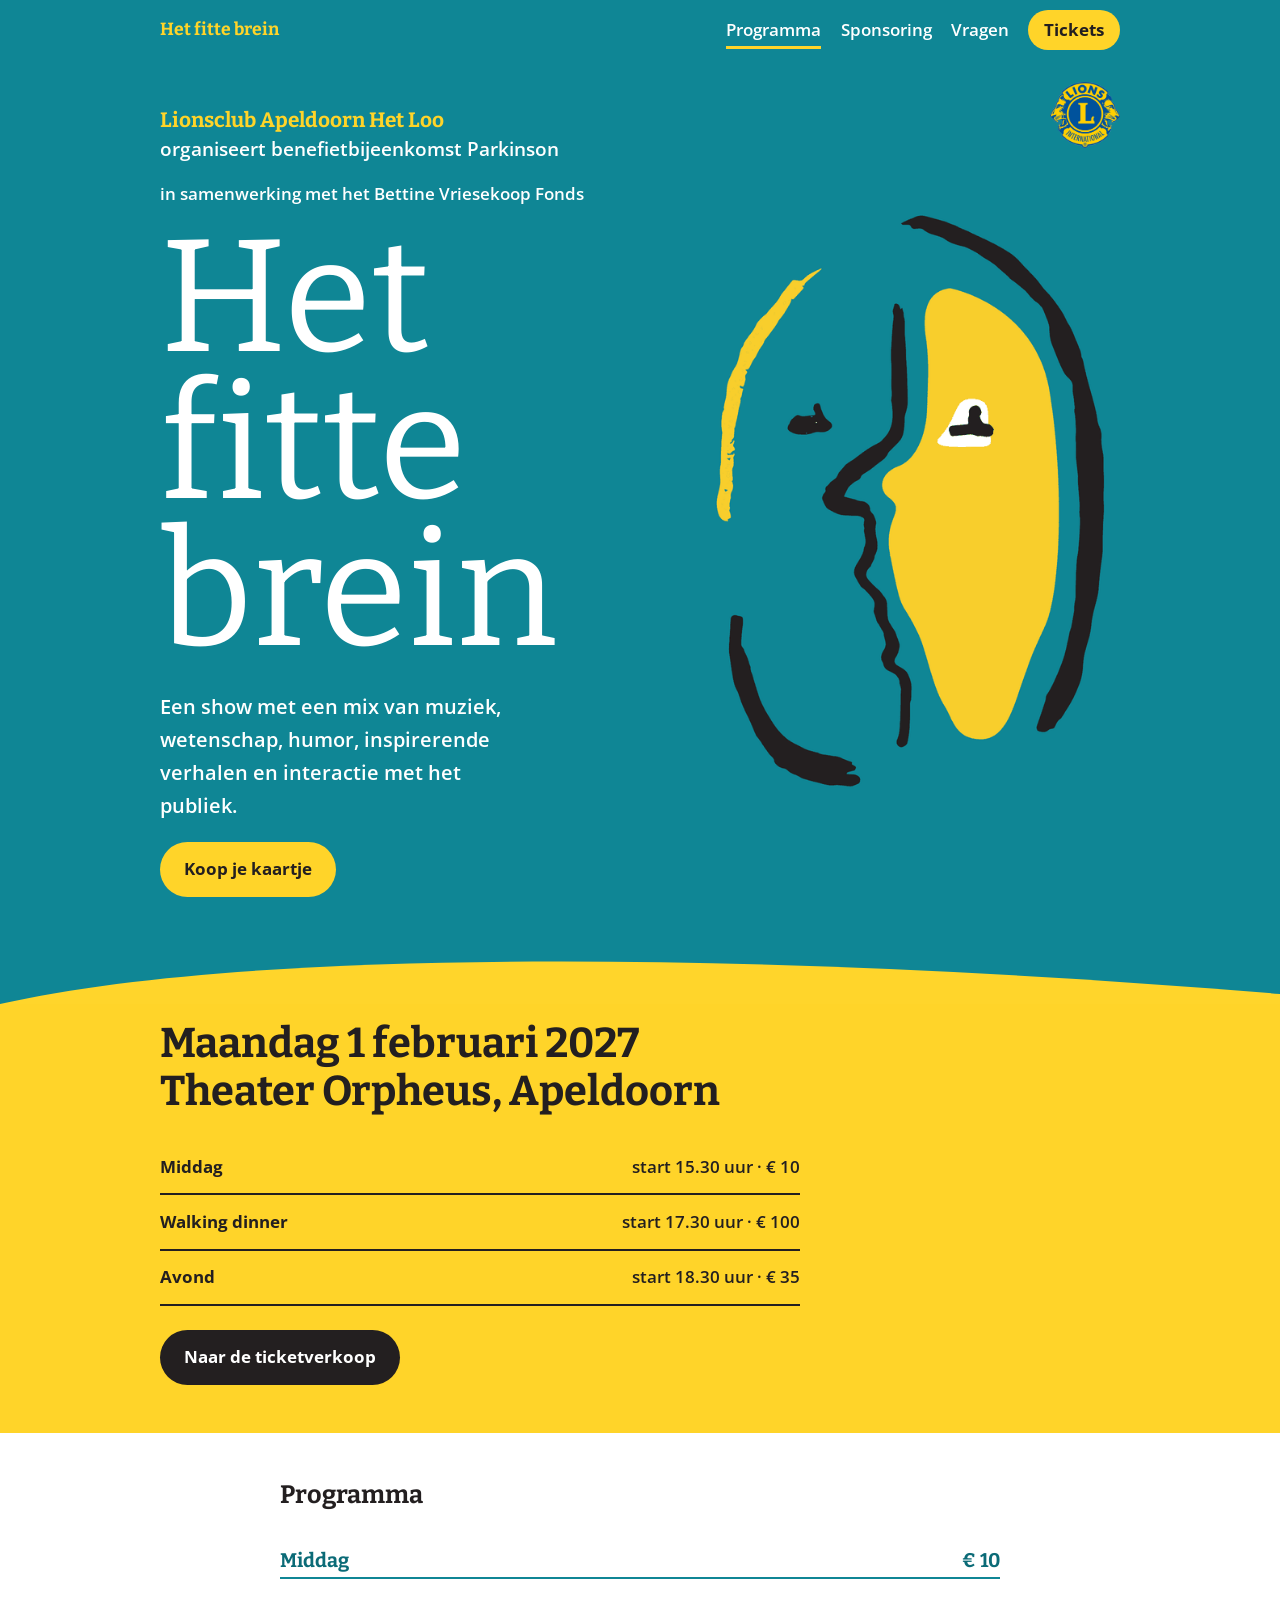
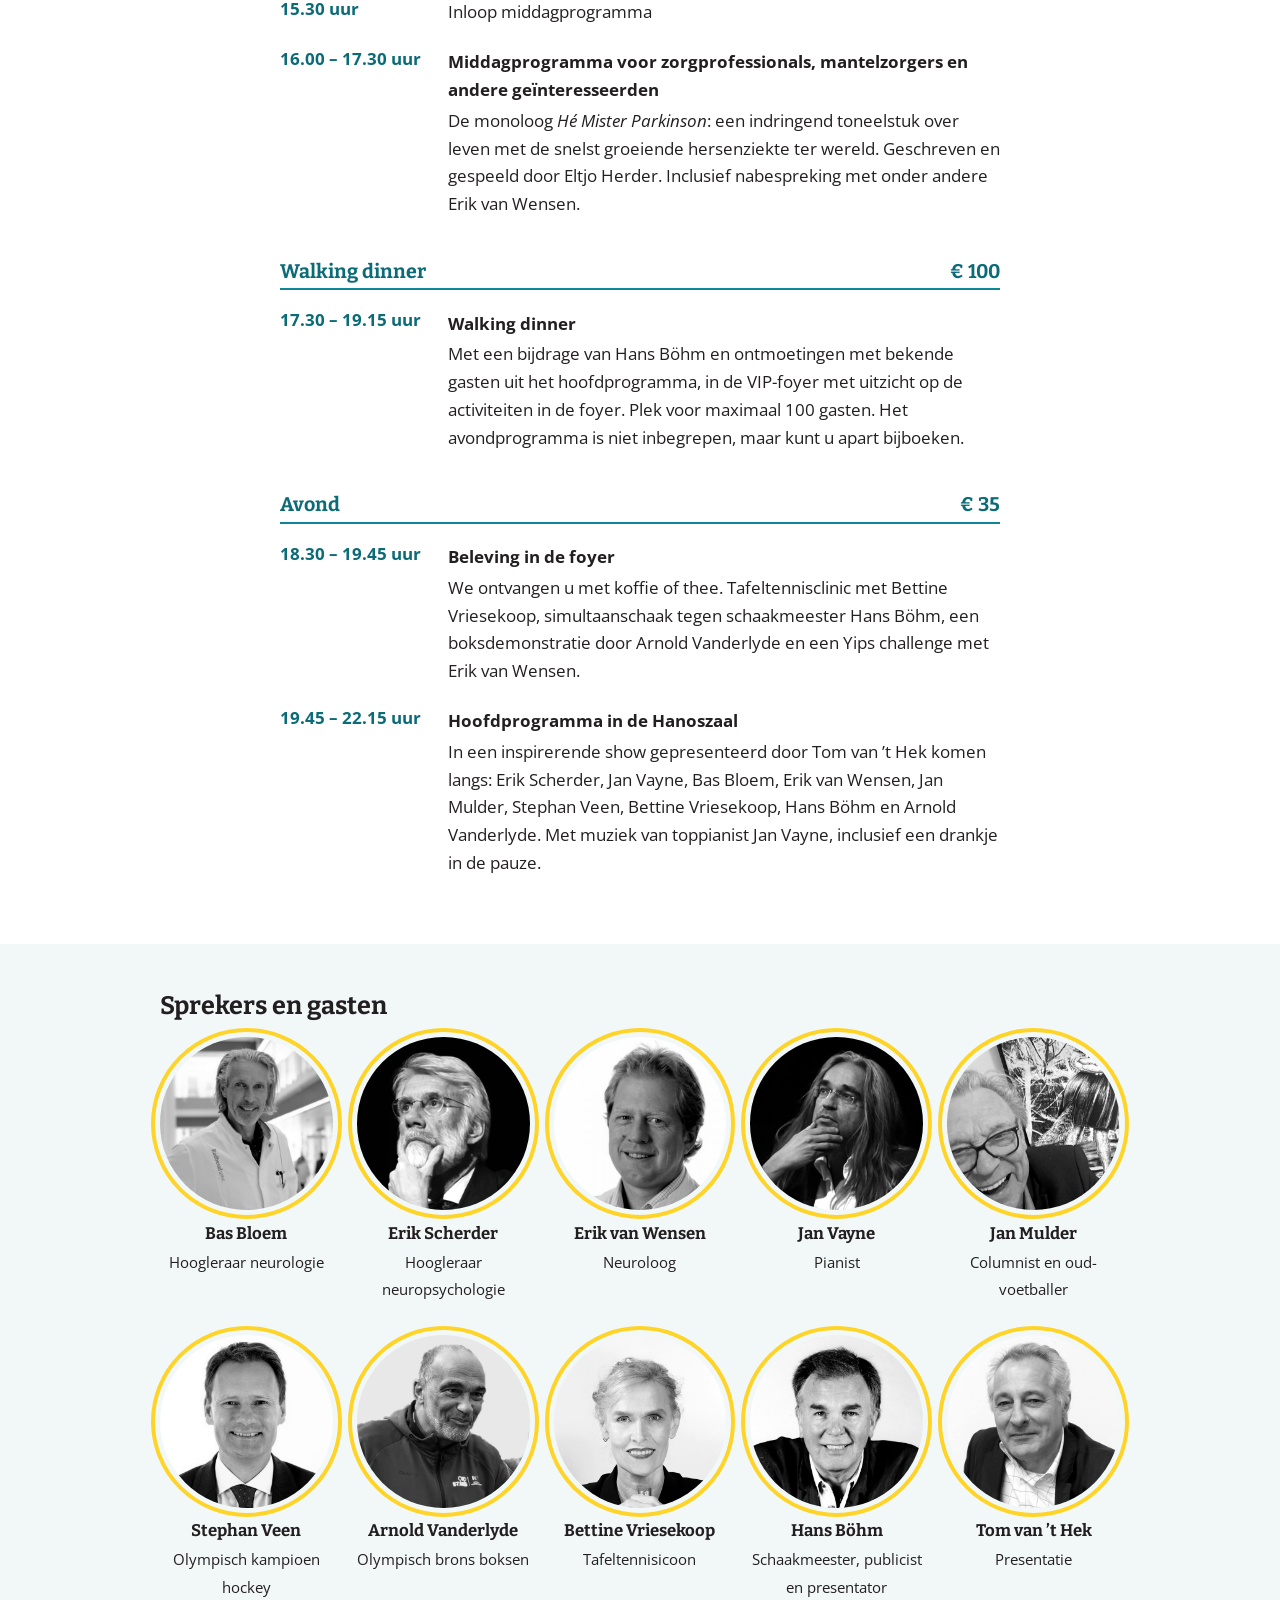
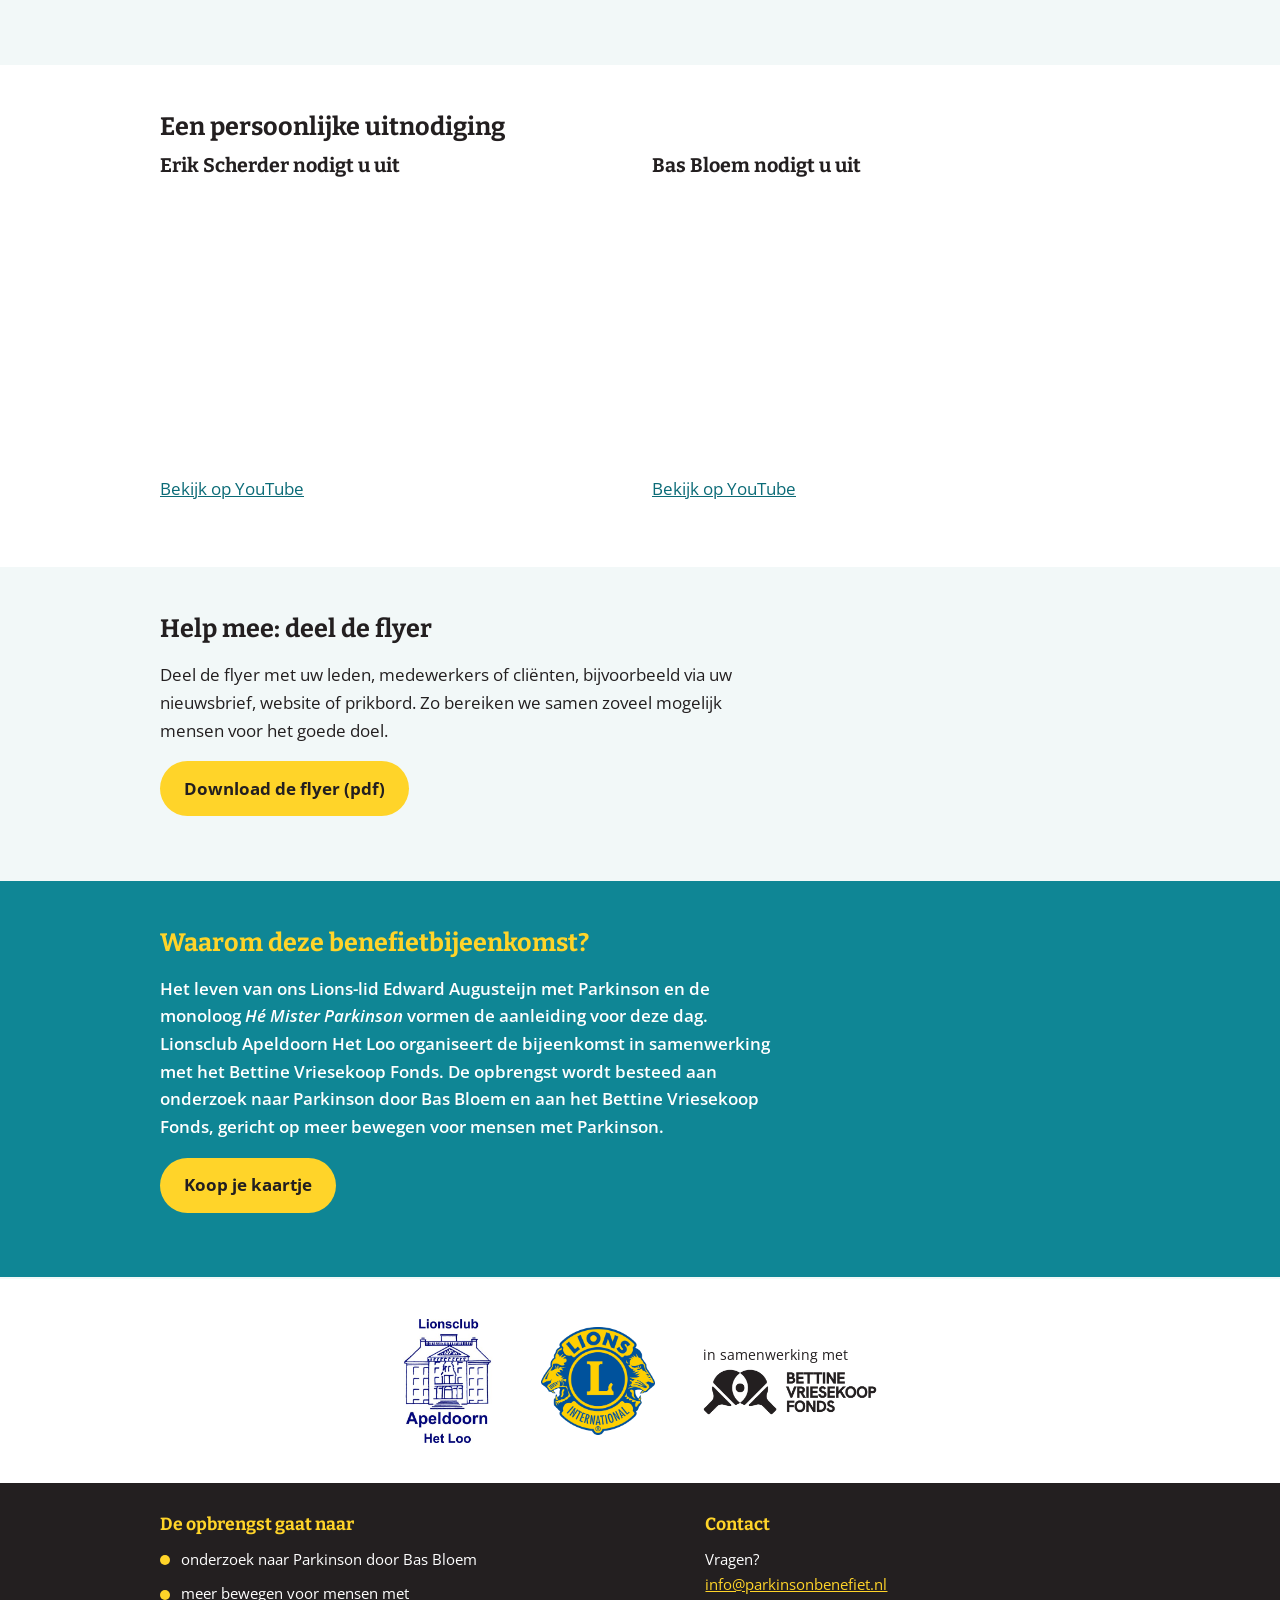
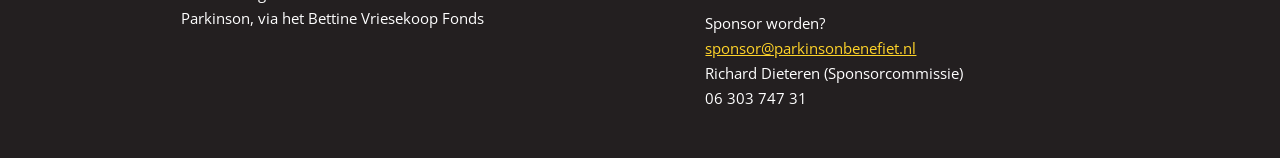
<file: index.html>
<!doctype html><html lang="nl"><head><title>Het fitte brein – benefietbijeenkomst Parkinson, 1 februari 2027</title><meta name="description" content="Benefietbijeenkomst voor Parkinson op 1 februari 2027 in Theater Orpheus Apeldoorn, met o.a. Erik Scherder, Bas Bloem en Jan Vayne."><meta charset="utf-8"><meta name="viewport" content="width=device-width,initial-scale=1"><link rel="preconnect" href="https://fonts.googleapis.com"><link rel="preconnect" href="https://fonts.gstatic.com" crossorigin><link href="https://fonts.googleapis.com/css2?family=Bitter:wght@400;700&family=Open+Sans:wght@400;600;700&display=swap" rel="stylesheet"><link rel="stylesheet" href="style.css"></head><body>
<div id="hdr"></div>
<main><div class="hero"><div class="wrap"><img class="lions" src="images/lions-international.png" alt="Lions International"><img class="face" src="images/parkinson-gezicht.png" alt="" aria-hidden="true"><div class="txt"><p class="org">Lionsclub Apeldoorn Het Loo</p><p>organiseert benefietbijeenkomst Parkinson</p><p class="co">in samenwerking met het Bettine Vriesekoop Fonds</p><h1>Het fitte brein</h1><p class="lead">Een show met een mix van muziek, wetenschap, humor, inspirerende verhalen en interactie met het publiek.</p><p><a class="btn" data-ticket href="#">Koop je kaartje</a></p></div></div></div><svg class="wave" viewBox="0 0 1440 60" preserveAspectRatio="none" aria-hidden="true"><path d="M0 60C300 0 900 10 1440 50V60H0Z" fill="#FFD52B"/></svg>
<div class="band"><div class="wrap"><h2>Maandag 1 februari 2027<br>Theater Orpheus, Apeldoorn</h2><ul class="tickets"><li><span>Middag</span><span>start 15.30 uur · € 10</span></li><li><span>Walking dinner</span><span>start 17.30 uur · € 100</span></li><li><span>Avond</span><span>start 18.30 uur · € 35</span></li></ul><a class="btn" style="background:var(--ink);color:#fff" data-ticket href="#">Naar de ticketverkoop</a></div></div>
<section><div class="wrap prog"><h2>Programma</h2>
<h3>Middag <span>€ 10</span></h3>
<div class="slot"><b>15.30 uur</b><p>Inloop middagprogramma</p></div>
<div class="slot"><b>16.00 – 17.30 uur</b><div><p><strong>Middagprogramma voor zorgprofessionals, mantelzorgers en andere geïnteresseerden</strong></p><p>De monoloog <em>Hé Mister Parkinson</em>: een indringend toneelstuk over leven met de snelst groeiende hersenziekte ter wereld. Geschreven en gespeeld door Eltjo Herder. Inclusief nabespreking met onder andere Erik van Wensen.</p></div></div>
<h3>Walking dinner <span>€ 100</span></h3>
<div class="slot"><b>17.30 – 19.15 uur</b><div><p><strong>Walking dinner</strong></p><p>Met een bijdrage van Hans Böhm en ontmoetingen met bekende gasten uit het hoofdprogramma, in de VIP-foyer met uitzicht op de activiteiten in de foyer. Plek voor maximaal 100 gasten. Het avondprogramma is niet inbegrepen, maar kunt u apart bijboeken.</p></div></div>
<h3>Avond <span>€ 35</span></h3>
<div class="slot"><b>18.30 – 19.45 uur</b><div><p><strong>Beleving in de foyer</strong></p><p>We ontvangen u met koffie of thee. Tafeltennisclinic met Bettine Vriesekoop, simultaanschaak tegen schaakmeester Hans Böhm, een boksdemonstratie door Arnold Vanderlyde en een Yips challenge met Erik van Wensen.</p></div></div>
<div class="slot"><b>19.45 – 22.15 uur</b><div><p><strong>Hoofdprogramma in de Hanoszaal</strong></p><p>In een inspirerende show gepresenteerd door Tom van ’t Hek komen langs: Erik Scherder, Jan Vayne, Bas Bloem, Erik van Wensen, Jan Mulder, Stephan Veen, Bettine Vriesekoop, Hans Böhm en Arnold Vanderlyde. Met muziek van toppianist Jan Vayne, inclusief een drankje in de pauze.</p></div></div>
</div></section>
<section style="background:var(--mist)"><div class="wrap"><h2>Sprekers en gasten</h2><ul class="speakers" id="speakers"></ul></div></section>
<section id="videos-sec"><div class="wrap"><h2>Een persoonlijke uitnodiging</h2><div class="videos" id="videos"></div></div></section>
<section class="share"><div class="wrap"><h2>Help mee: deel de flyer</h2><p style="max-width:62ch">Deel de flyer met uw leden, medewerkers of cliënten, bijvoorbeeld via uw nieuwsbrief, website of prikbord. Zo bereiken we samen zoveel mogelijk mensen voor het goede doel.</p><p><a class="btn" href="downloads/flyer-het-fitte-brein.pdf">Download de flyer (pdf)</a></p></div></section>
<section class="why"><div class="wrap"><h2>Waarom deze benefietbijeenkomst?</h2><p>Het leven van ons Lions-lid Edward Augusteijn met Parkinson en de monoloog <em>Hé Mister Parkinson</em> vormen de aanleiding voor deze dag. Lionsclub Apeldoorn Het Loo organiseert de bijeenkomst in samenwerking met het Bettine Vriesekoop Fonds. De opbrengst wordt besteed aan onderzoek naar Parkinson door Bas Bloem en aan het Bettine Vriesekoop Fonds, gericht op meer bewegen voor mensen met Parkinson.</p><p><a class="btn" data-ticket href="#">Koop je kaartje</a></p></div></section>
</main><div id="ftr"></div><script src="data.js"></script><script src="site.js"></script></body></html>
</file>
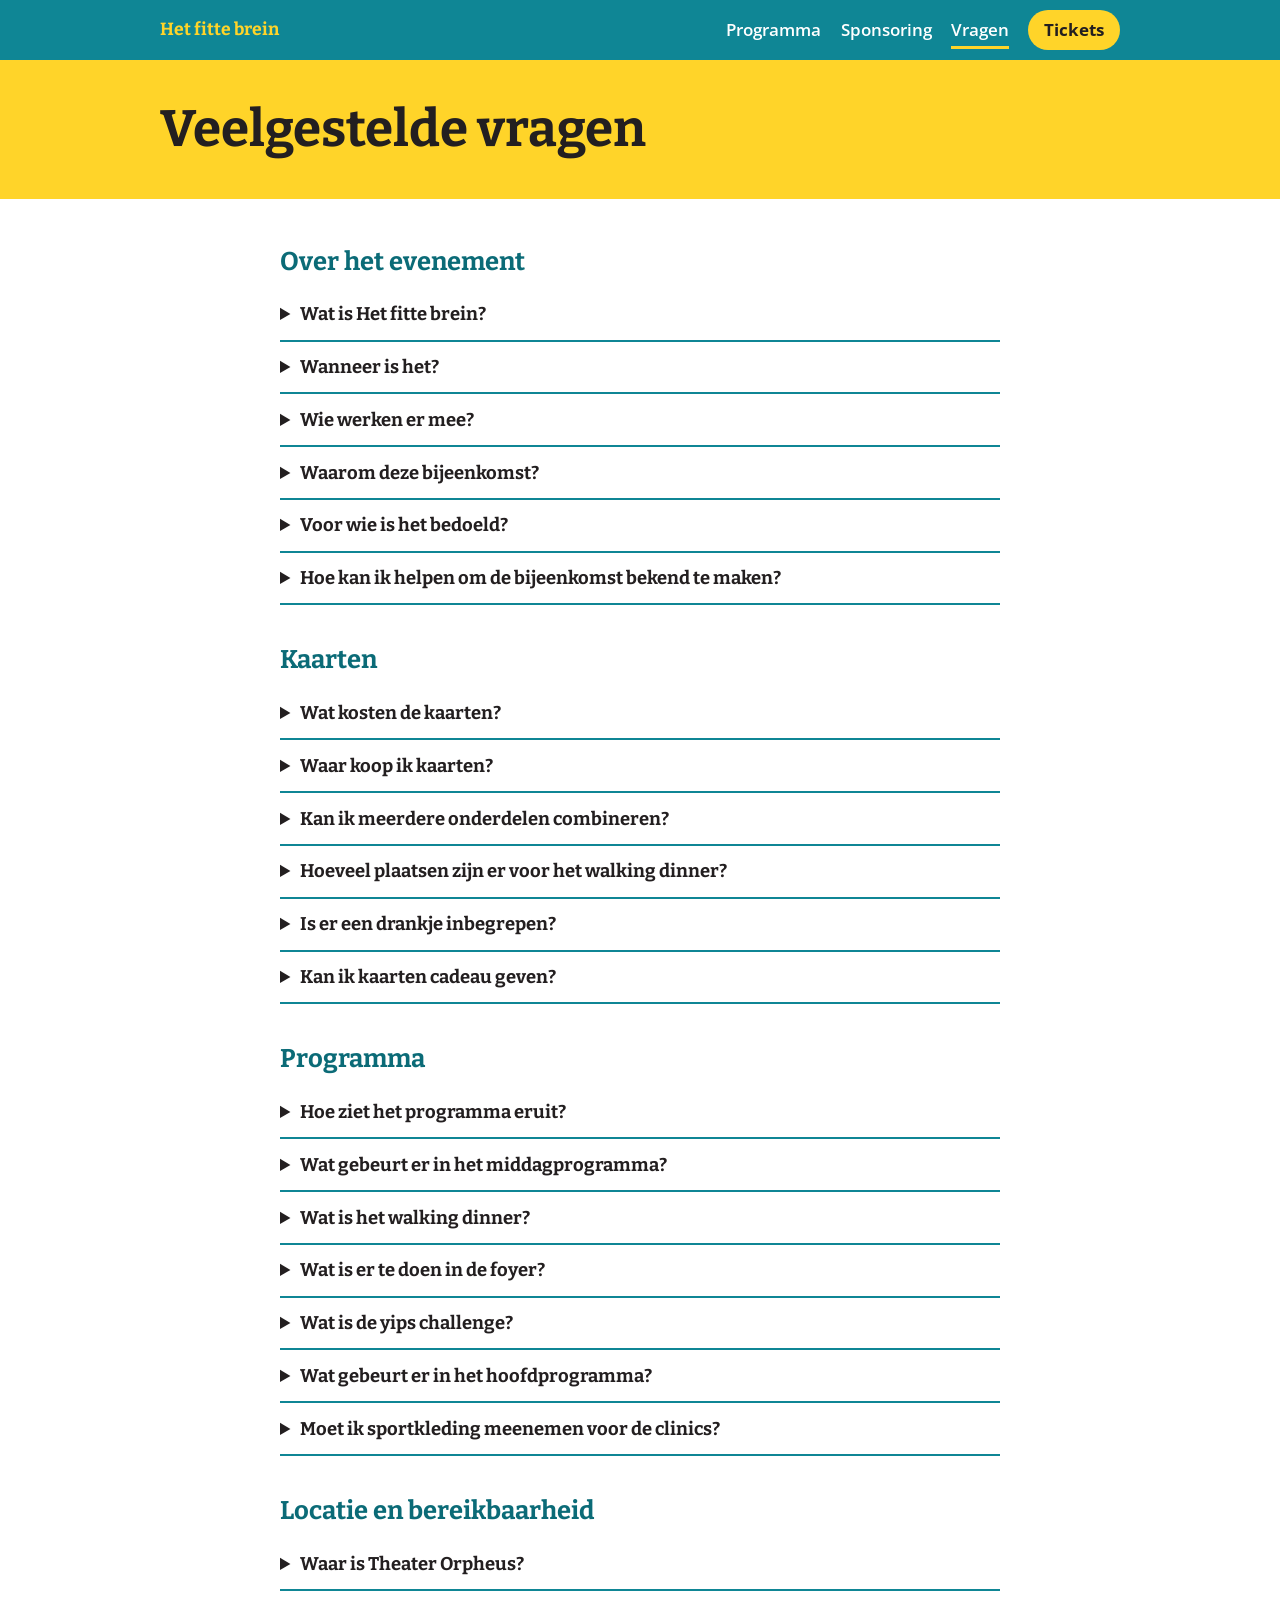
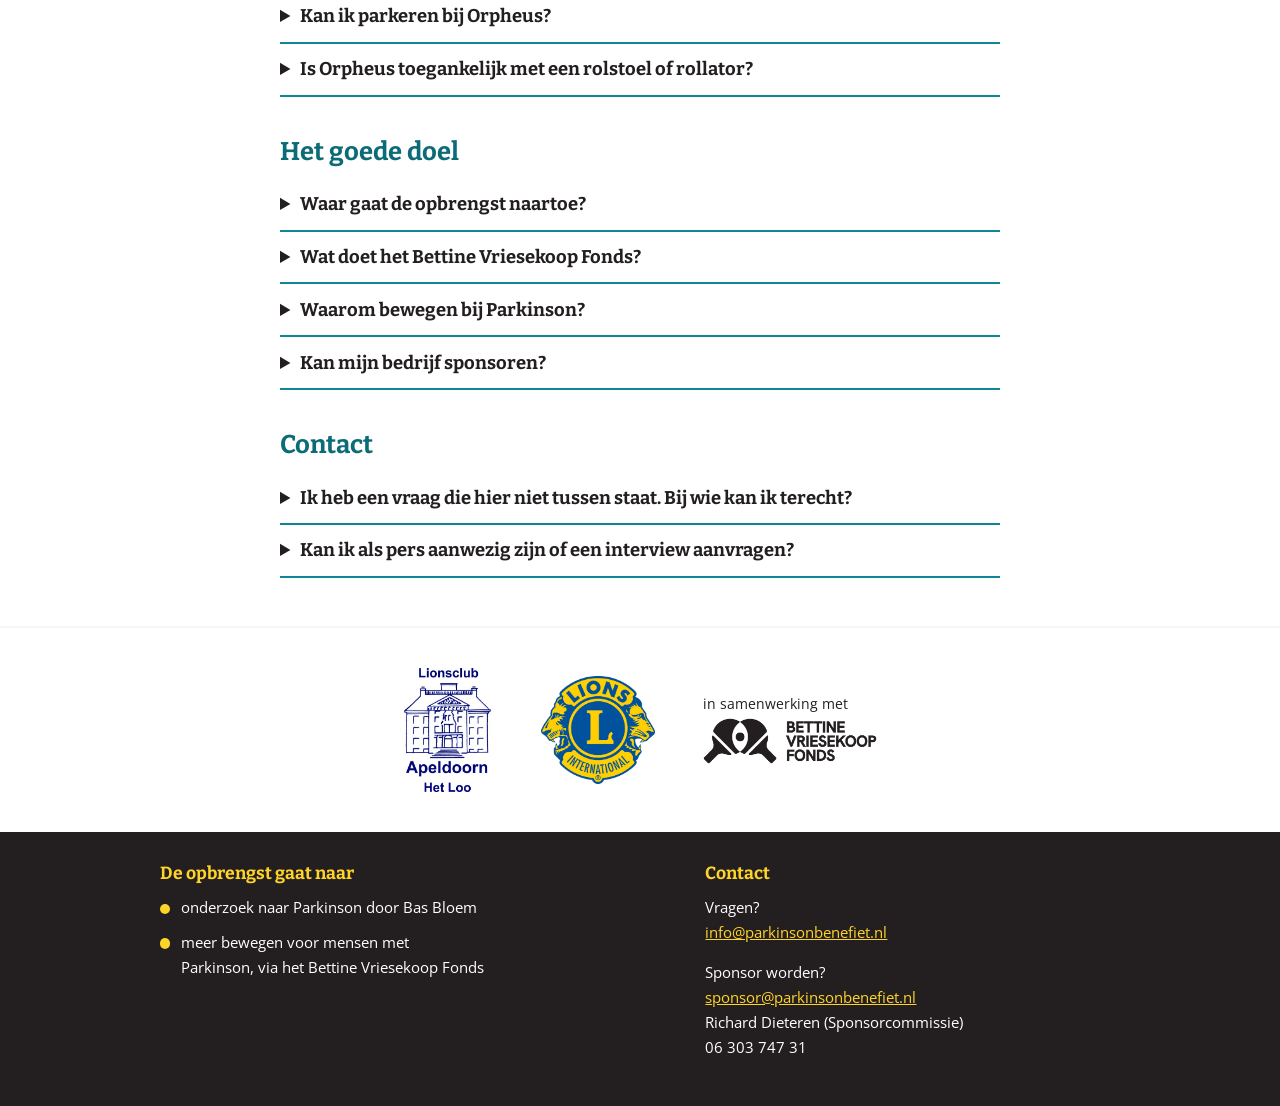
<file: faq.html>
<!doctype html><html lang="nl"><head><title>Veelgestelde vragen – Het fitte brein</title><meta charset="utf-8"><meta name="viewport" content="width=device-width,initial-scale=1"><link rel="preconnect" href="https://fonts.googleapis.com"><link rel="preconnect" href="https://fonts.gstatic.com" crossorigin><link href="https://fonts.googleapis.com/css2?family=Bitter:wght@400;700&family=Open+Sans:wght@400;600;700&display=swap" rel="stylesheet"><link rel="stylesheet" href="style.css"></head><body><div id="hdr"></div>
<main><div class="page-title"><div class="wrap"><h1>Veelgestelde vragen</h1></div></div><section><div class="wrap faq" id="faq"></div></section></main>
<div id="ftr"></div><script src="data.js"></script><script src="site.js"></script></body></html>
</file>
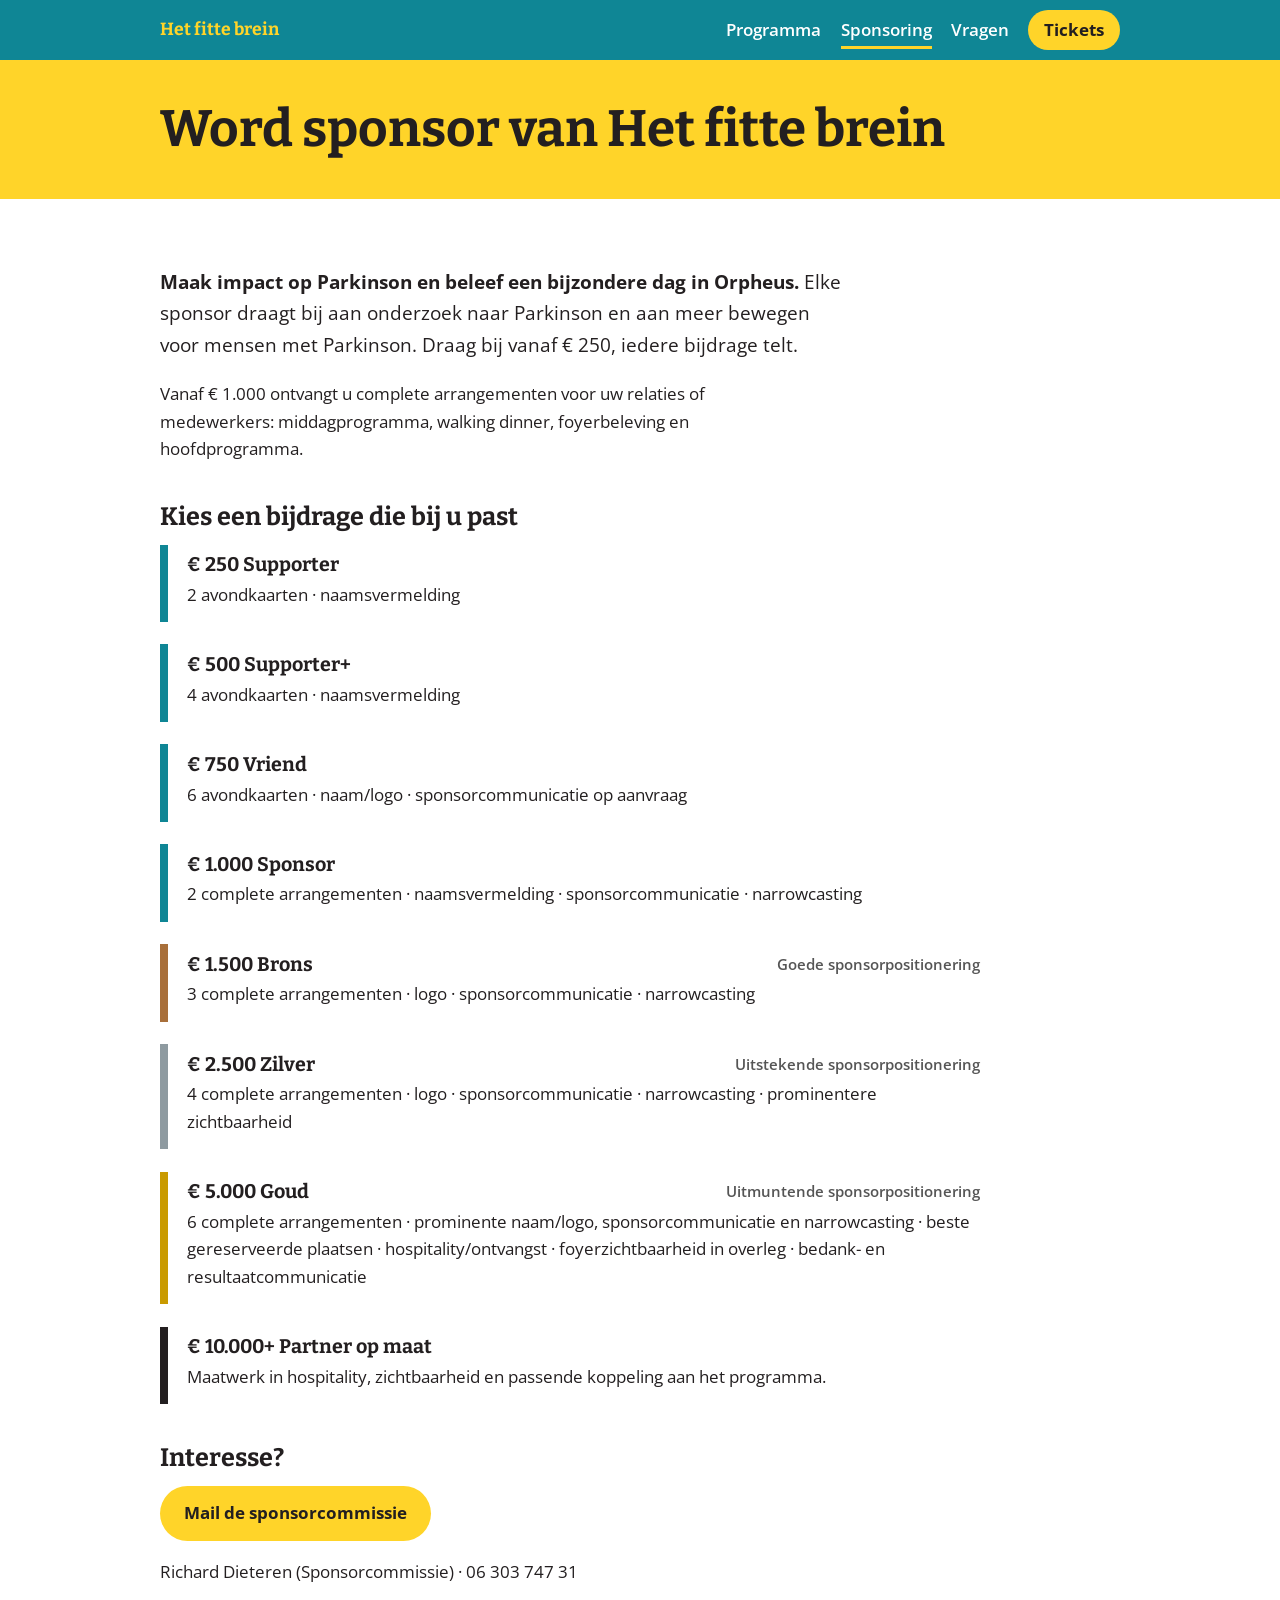
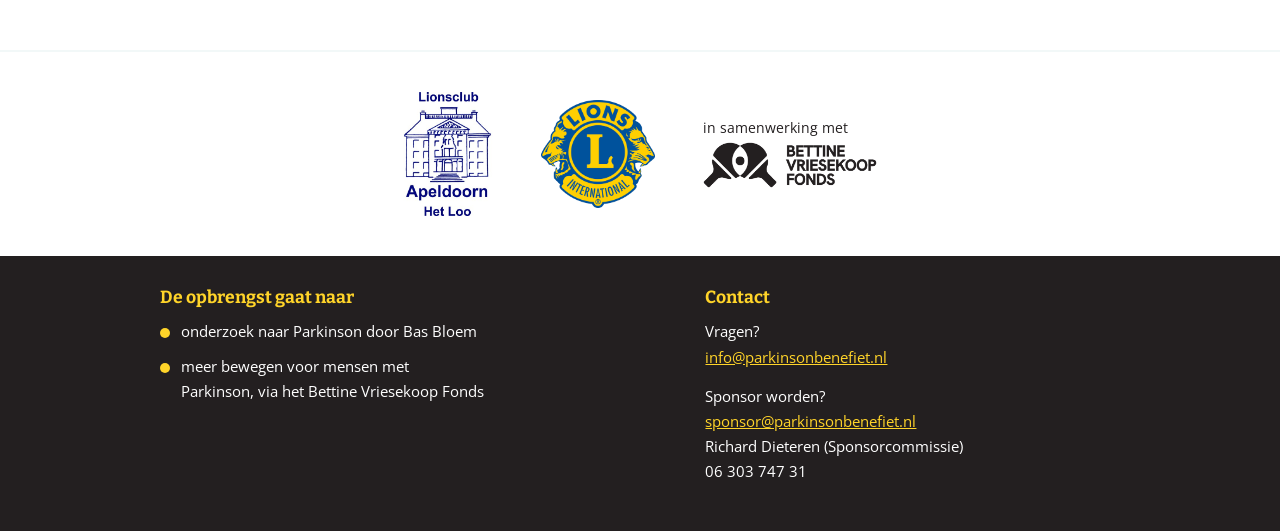
<file: sponsoren.html>
<!doctype html><html lang="nl"><head><title>Word sponsor – Het fitte brein</title><meta charset="utf-8"><meta name="viewport" content="width=device-width,initial-scale=1"><link rel="preconnect" href="https://fonts.googleapis.com"><link rel="preconnect" href="https://fonts.gstatic.com" crossorigin><link href="https://fonts.googleapis.com/css2?family=Bitter:wght@400;700&family=Open+Sans:wght@400;600;700&display=swap" rel="stylesheet"><link rel="stylesheet" href="style.css"></head><body><div id="hdr"></div>
<main><div class="page-title"><div class="wrap"><h1>Word sponsor van Het fitte brein</h1></div></div>
<section><div class="wrap"><p style="max-width:62ch;font-size:1.2rem"><strong>Maak impact op Parkinson en beleef een bijzondere dag in Orpheus.</strong> Elke sponsor draagt bij aan onderzoek naar Parkinson en aan meer bewegen voor mensen met Parkinson. Draag bij vanaf € 250, iedere bijdrage telt.</p>
<p style="max-width:62ch">Vanaf € 1.000 ontvangt u complete arrangementen voor uw relaties of medewerkers: middagprogramma, walking dinner, foyerbeleving en hoofdprogramma.</p>
<h2 style="margin-top:2.5rem">Kies een bijdrage die bij u past</h2><div class="tiers" id="tiers"></div>
<h2 style="margin-top:2.5rem">Interesse?</h2><div id="sponsor-contact"></div></div></section></main>
<div id="ftr"></div><script src="data.js"></script><script src="site.js"></script></body></html>
</file>
<file: style.css>
:root{--teal:#0F8695;--teal-d:#0B6B77;--yellow:#FFD429;--ink:#231F20;--mist:#F2F8F8;--serif:"Bitter",Georgia,serif;--sans:"Open Sans",system-ui,sans-serif}
*{box-sizing:border-box}html{scroll-behavior:smooth}
body{margin:0;font:1.05rem/1.65 var(--sans);color:var(--ink);background:#fff}
a{color:var(--teal-d)}a:focus-visible,button:focus-visible,summary:focus-visible{outline:3px solid var(--ink);outline-offset:3px}
h1,h2,h3{font-family:var(--serif);line-height:1.15;margin:0 0 .5em}
.wrap{max-width:1000px;margin:0 auto;padding:0 1.25rem}
.site-header{background:var(--teal);position:sticky;top:0;z-index:10}
.site-header .wrap{display:flex;align-items:center;justify-content:space-between;gap:1rem;flex-wrap:wrap;padding-top:.6rem;padding-bottom:.6rem}
.brand{font:700 1.1rem var(--serif);color:var(--yellow);text-decoration:none}
nav a{color:#fff;text-decoration:none;font-weight:600;margin-left:1.2rem;padding:.3rem 0;border-bottom:3px solid transparent}
nav a[aria-current=page],nav a:hover{border-color:var(--yellow)}
.hero{background:var(--teal);color:#fff;padding:3rem 0 2rem}
.hero .org{color:var(--yellow);font:700 1.3rem var(--serif);margin:0}
.hero .org+p{font-weight:600;font-size:1.2rem;margin:0 0 1rem}
.hero h1{font-weight:400;font-size:clamp(4.5rem,17vw,10rem);line-height:.92;margin:0 0 1.5rem}
.hero .lead{font-size:1.25rem;font-weight:600;max-width:34ch}
.btn{display:inline-block;background:var(--yellow);color:var(--ink);font-weight:700;text-decoration:none;padding:.85rem 1.5rem;border-radius:999px;border:0;cursor:pointer}
.btn:hover{background:#fff}
.wave{display:block;width:100%;height:60px;margin-top:-1px;background:var(--teal)}
.band{background:var(--yellow);padding:1rem 0 3rem}
.band h2{font-size:clamp(1.8rem,5vw,2.6rem)}
.tickets{list-style:none;padding:0;margin:1.5rem 0;max-width:640px}
.tickets li{display:flex;justify-content:space-between;gap:1rem;padding:.8rem 0;border-bottom:2px solid var(--ink);font-weight:600}
.tickets li span:first-child{font-weight:700}
section{padding:3rem 0}
.prog{max-width:760px}
.prog h3{color:var(--teal-d);display:flex;justify-content:space-between;border-bottom:2px solid var(--teal);padding-bottom:.3rem;margin-top:2.5rem}
.slot{display:grid;grid-template-columns:9rem 1fr;gap:.2rem 1.5rem;margin:1rem 0}
.slot b{color:var(--teal-d)}.slot p{margin:.2rem 0}
.speakers{display:grid;grid-template-columns:repeat(auto-fill,minmax(150px,1fr));gap:2rem 1.5rem;list-style:none;padding:0;text-align:center}
.speakers img,.speakers .ph{width:min(100%,210px);aspect-ratio:1;object-fit:cover;border-radius:50%;background:var(--yellow);display:grid;place-items:center;margin:0 auto;font:700 2.2rem var(--serif);color:var(--teal-d);outline:4px solid var(--yellow);outline-offset:5px}
.speakers strong{display:block;margin-top:.6rem;font-family:var(--serif)}.speakers span{font-size:.95rem}
.videos{display:grid;grid-template-columns:repeat(auto-fit,minmax(300px,1fr));gap:1.5rem}
.videos iframe{width:100%;aspect-ratio:16/9;border:0;border-radius:12px}
.why{background:var(--teal);color:#fff}.why h2{color:var(--yellow)}.why p{max-width:62ch;font-weight:600}
.tiers{max-width:820px}
.tier{border-left:8px solid var(--c,var(--teal));padding:.6rem 0 .6rem 1.2rem;margin:0 0 1.4rem}
.tier h3{display:flex;justify-content:space-between;gap:1rem;flex-wrap:wrap;margin:0}
.tier h3 small{font:600 .95rem var(--sans);color:#555}
.tier p{margin:.25rem 0}
.faq{max-width:760px}
details{border-bottom:2px solid var(--teal);padding:.9rem 0}
summary{cursor:pointer;font:700 1.15rem var(--serif)}details p{margin:.6rem 0 0}
.page-title{background:var(--yellow);padding:2.5rem 0}.page-title h1{margin:0;font-size:clamp(2rem,6vw,3.2rem)}
footer{background:var(--ink);color:#fff;padding:2rem 0;font-size:.95rem}footer a{color:var(--yellow)}
@media(max-width:560px){.slot{grid-template-columns:1fr}nav a{margin:0 1rem 0 0}}
@media(prefers-reduced-motion:reduce){html{scroll-behavior:auto}}
.speakers .wide{grid-column:span 2}.speakers .wide img{aspect-ratio:2/1;border-radius:12px;object-position:center 30%}
.hero{position:relative;overflow:hidden}
.hero .wrap{position:relative}
.hero .face{position:absolute;right:1.25rem;top:-1rem;height:calc(100% + 2rem);width:auto;max-width:42%;object-fit:contain;object-position:right center}
.hero .lions{position:absolute;right:1.25rem;top:-1.6rem;width:70px;height:auto;z-index:1}
.hero .txt{position:relative;max-width:60%;z-index:1}
.hero .co{font-weight:600;margin:0 0 1rem}
.partners{padding:2.5rem 0;background:#fff;border-top:2px solid var(--mist)}
.partners .wrap{display:flex;align-items:center;justify-content:center;gap:2.5rem 3rem;flex-wrap:wrap}
.partners img{height:124px;width:auto}
.partners .lions-logo{height:108px}
.partners p{margin:0;max-width:22ch;font-weight:600;line-height:1.4}
.faq h2{margin-top:2.5rem;font-size:1.6rem;color:var(--teal-d)}
.faq h2:first-child{margin-top:0}
.faq table{border-collapse:collapse;margin:.4rem 0}
.faq th,.faq td{text-align:left;padding:.35rem 1.5rem .35rem 0;border-bottom:1px solid #cfe3e5;vertical-align:top}
.share{background:var(--mist)}
@media(max-width:700px){.hero .face{display:none}.hero .txt{max-width:100%}.hero .lions{width:54px;top:-2rem}.partners .wrap{flex-direction:column;text-align:center}.partners p{max-width:none}}
.partners .coop{display:flex;flex-direction:column;align-items:flex-start;gap:.35rem}.partners .coop span{font-size:.85rem;line-height:1.2}.partners img.fonds{height:46px;width:auto}@media(max-width:700px){.partners .coop{align-items:center}}
footer h2{font-size:1.1rem;color:var(--yellow);margin:0 0 .7rem}
.foot{display:grid;grid-template-columns:1.2fr 1fr;gap:2rem 3rem}
.foot ul{list-style:none;margin:0;padding:0}
.foot li{padding-left:1.3rem;position:relative;margin:0 0 .6rem;text-wrap:balance}
.foot li::before{content:"";position:absolute;left:0;top:.55em;width:.65rem;height:.65rem;border-radius:50%;background:var(--yellow)}
.foot p{margin:0 0 .9rem}
@media(max-width:700px){.foot{grid-template-columns:1fr}}
</file>
